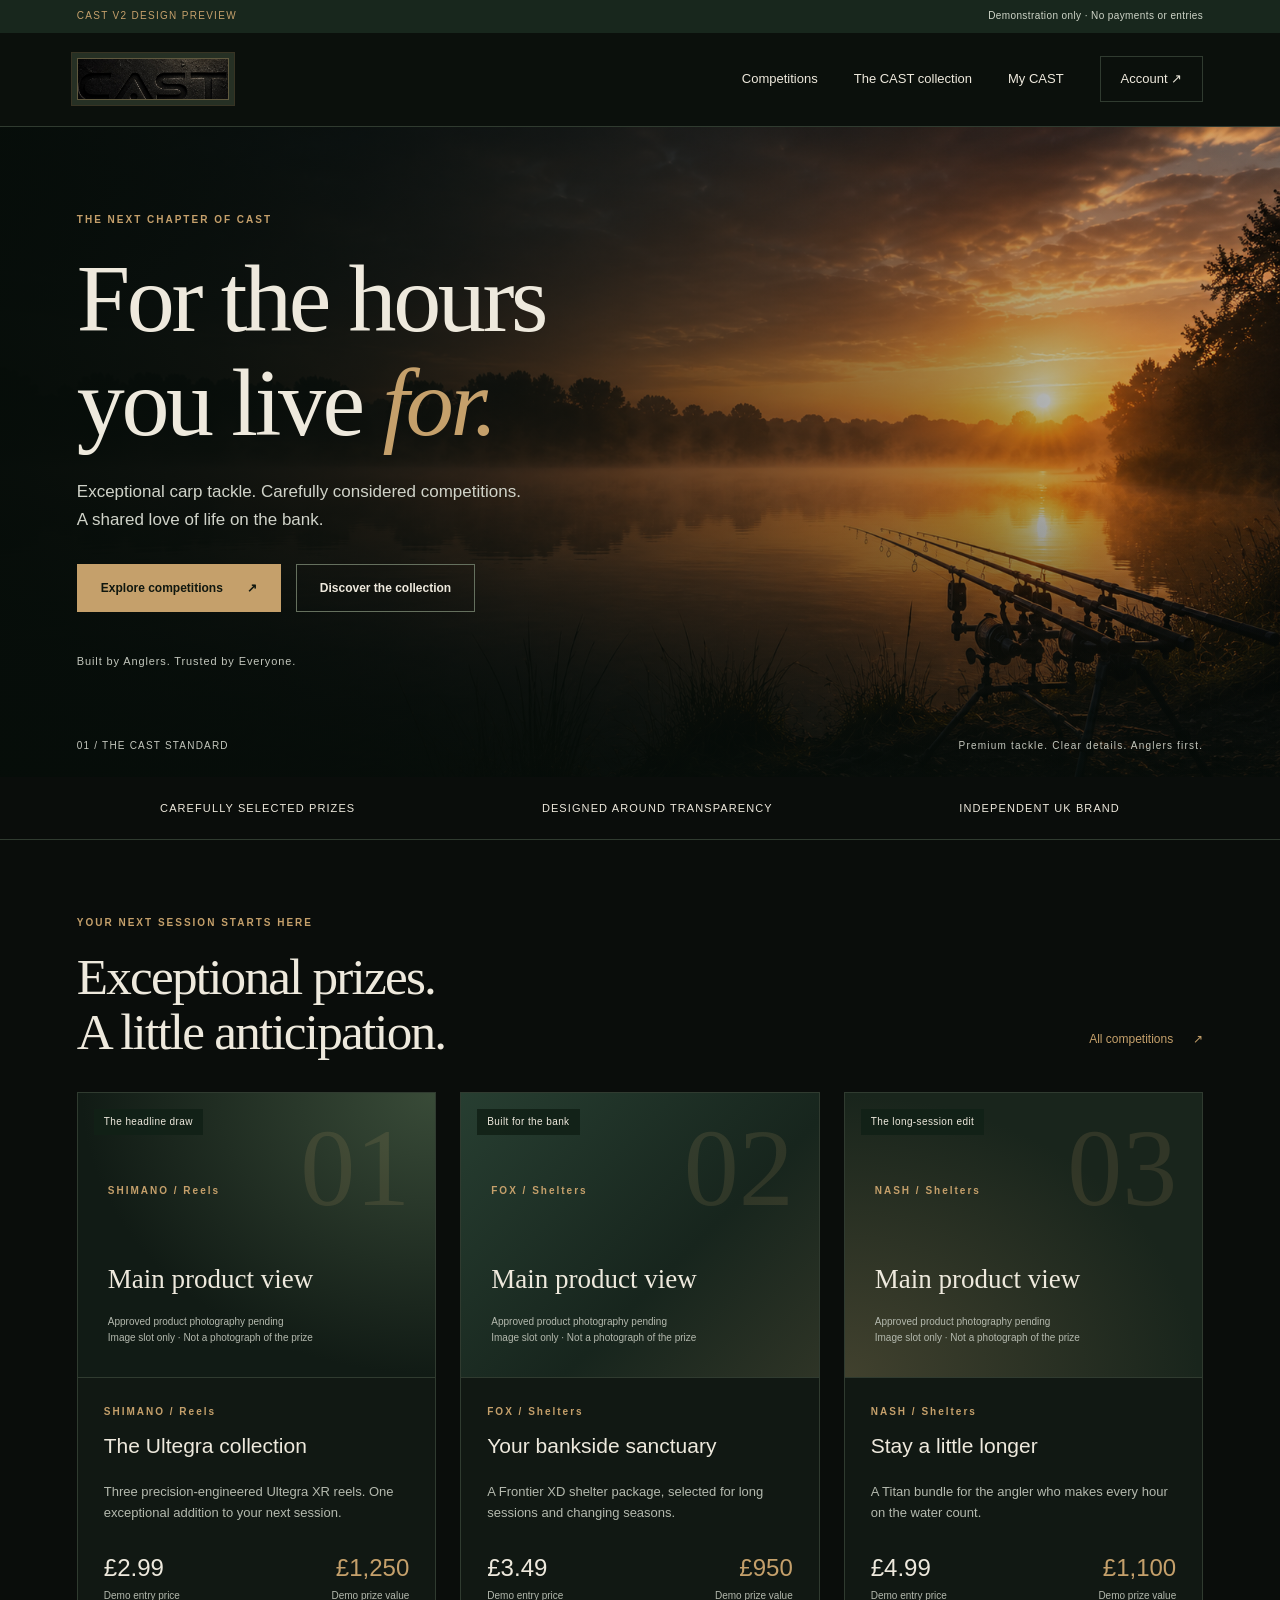
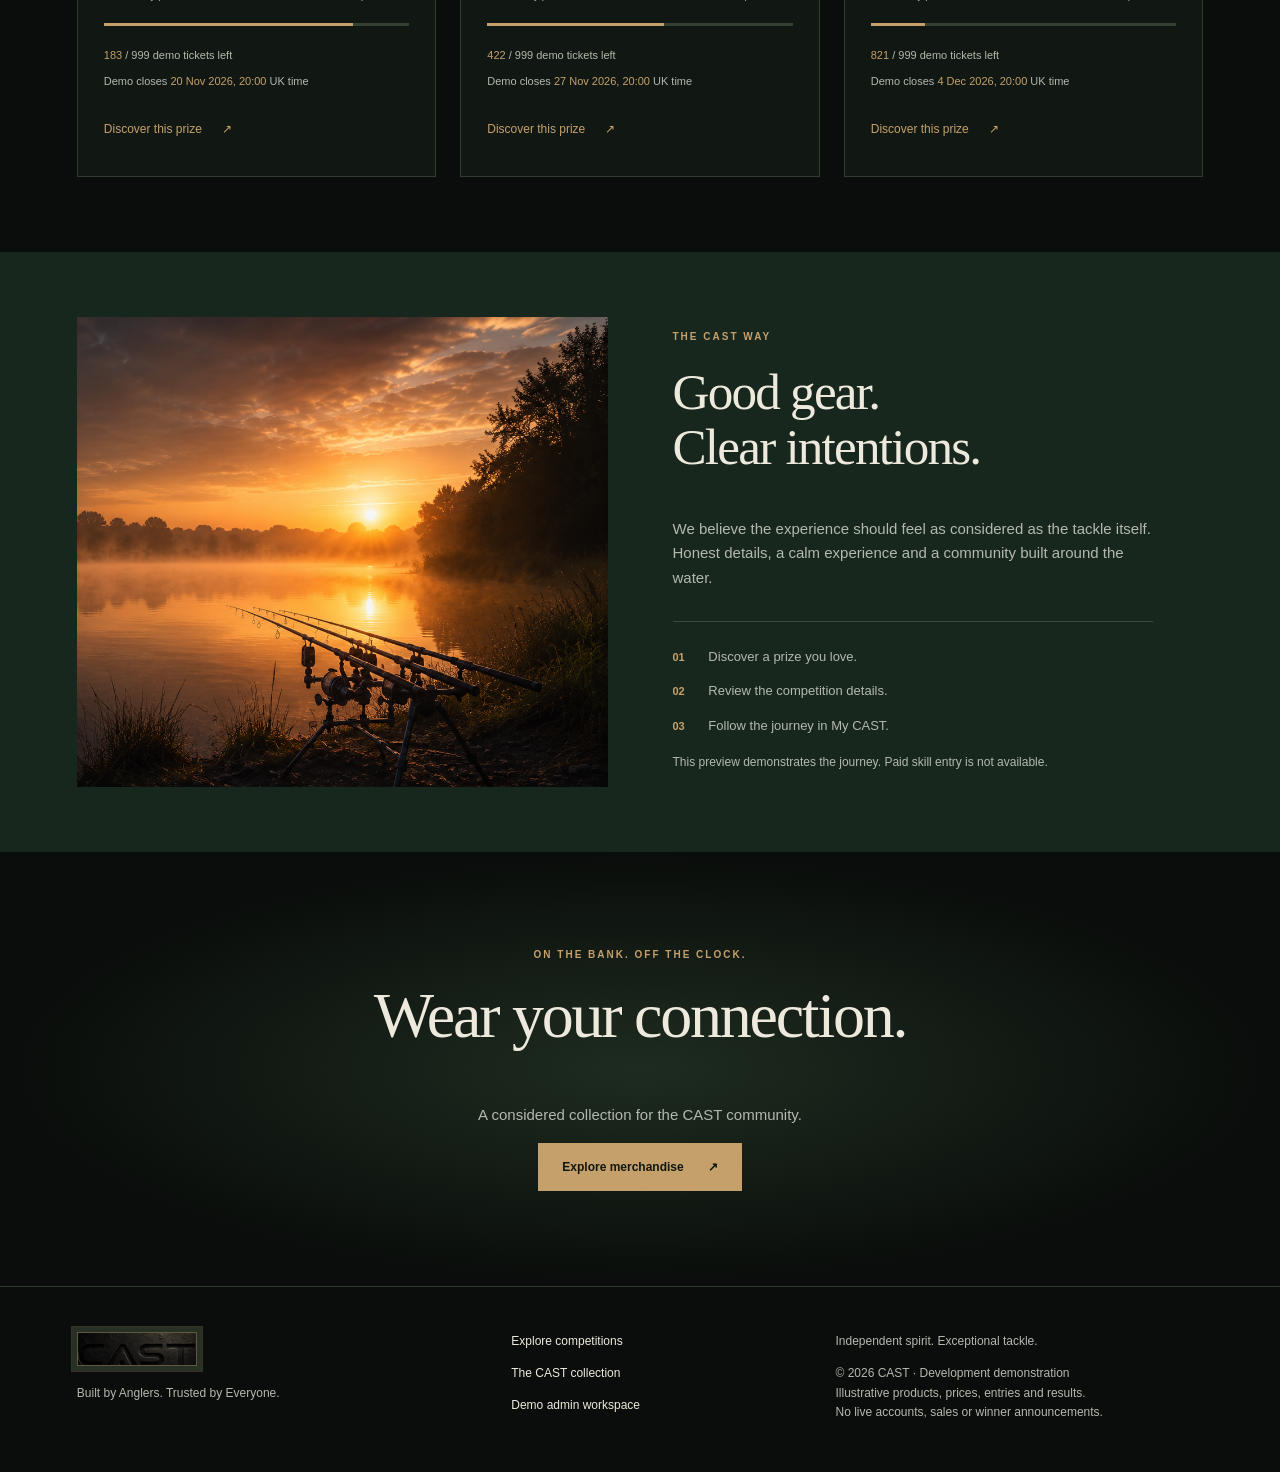
<file: cast-v2/index.html>
<!doctype html>
<html lang="en-GB">
<head>
<meta charset="utf-8"><meta name="viewport" content="width=device-width, initial-scale=1">
<meta name="description" content="Explore the CAST V2 design demonstration. Premium carp fishing competitions and merchandise. No purchases or entries are available.">
<title>CAST V2 · Design demonstration</title>
<link rel="stylesheet" href="styles.css"><script type="module" src="js/app.js"></script>
</head>
<body>
<div class="demo-bar">CAST V2 DESIGN PREVIEW <span>Demonstration only · No payments or entries</span></div>
<header class="header"><a class="brand" href="#/" aria-label="CAST home"><img src="../IMG_0316.png" alt="CAST"></a><button class="menu-toggle" aria-expanded="false" aria-controls="navigation">Menu <span>☰</span></button><nav id="navigation" aria-label="Main navigation"><a href="#/competitions">Competitions</a><a href="#/merchandise">The CAST collection</a><a href="#/dashboard">My CAST</a><a href="#/account" class="nav-account">Account ↗</a></nav></header>
<main id="app" tabindex="-1"></main>
<footer><div><img src="../IMG_0316.png" alt="CAST" class="footer-logo"><p>Built by Anglers. Trusted by Everyone.</p></div><div><a href="#/competitions">Explore competitions</a><a href="#/merchandise">The CAST collection</a><a href="#/admin">Demo admin workspace</a></div><div><p>Independent spirit. Exceptional tackle.</p><small>© 2026 CAST · Development demonstration<br>Illustrative products, prices, entries and results.<br>No live accounts, sales or winner announcements.</small></div></footer>
<noscript>This interactive design demonstration requires JavaScript. The existing CAST website remains available in the repository root.</noscript>
</body></html>
</file>
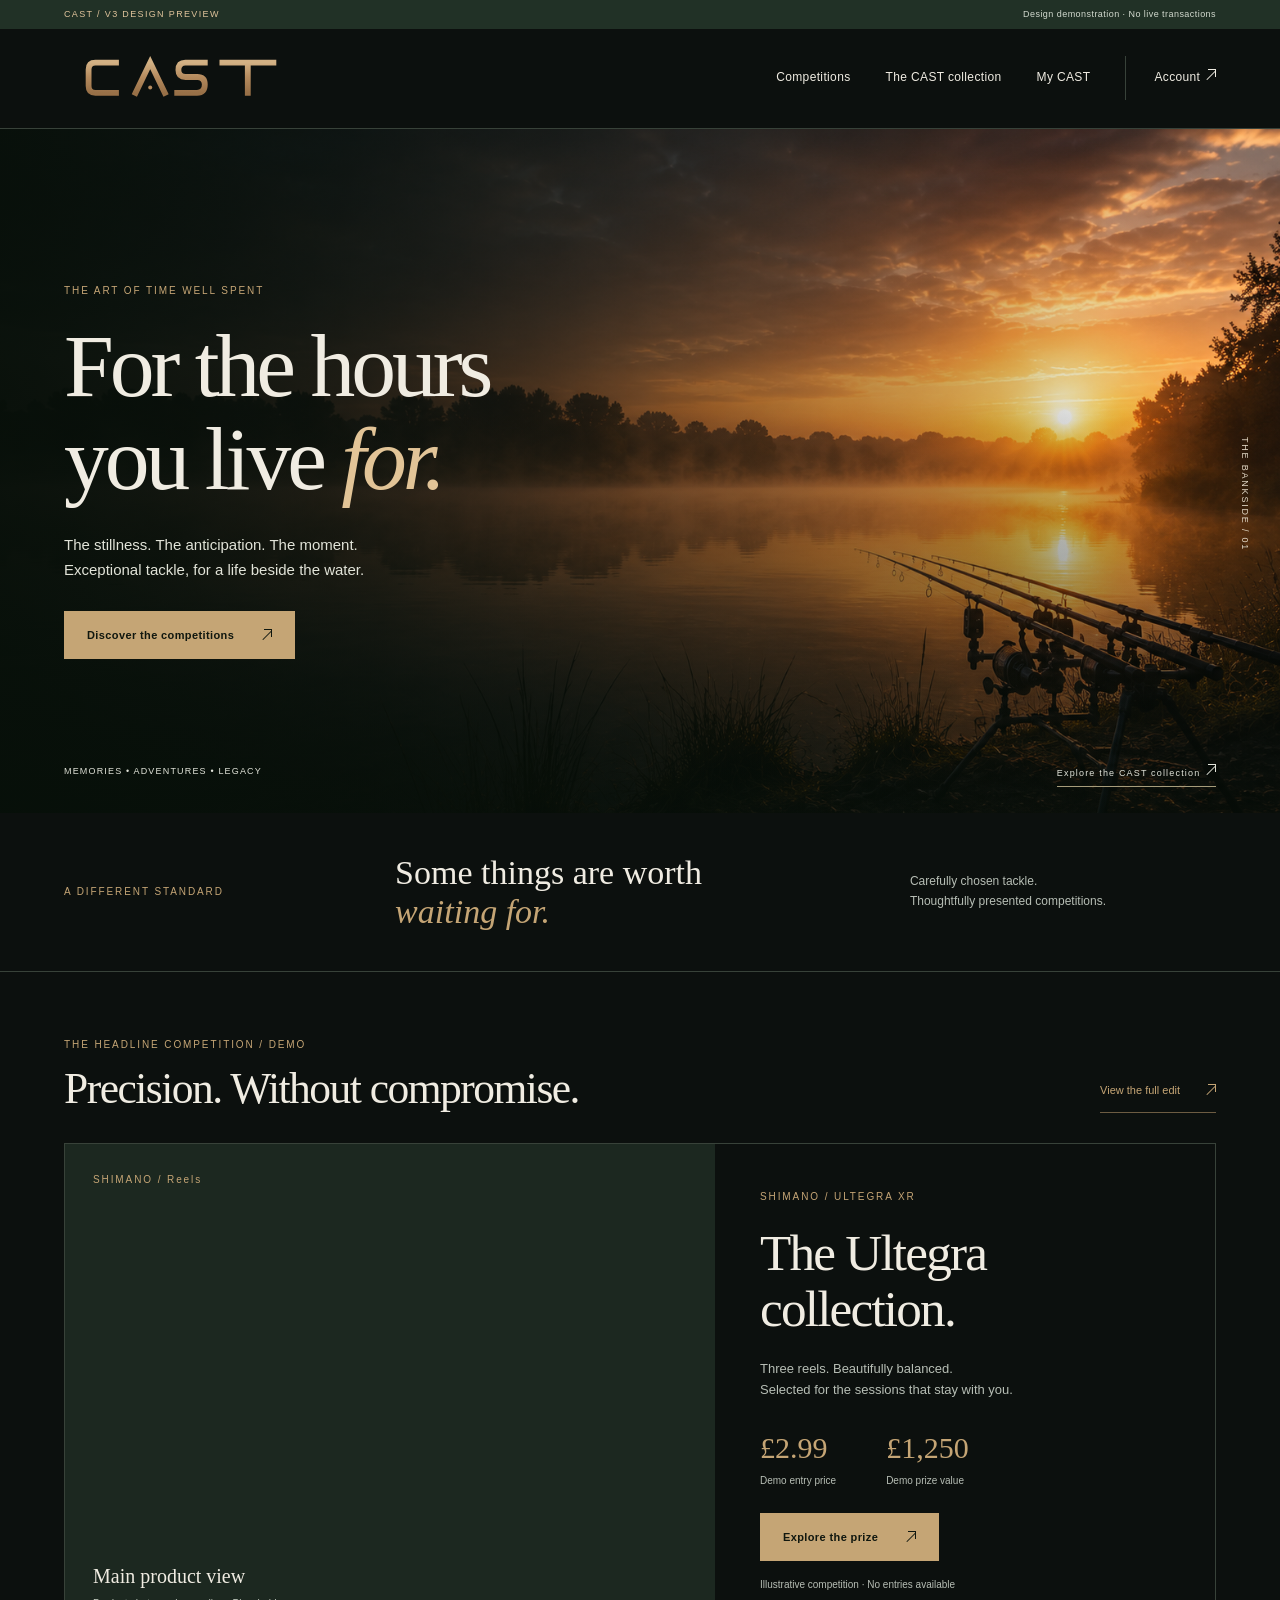
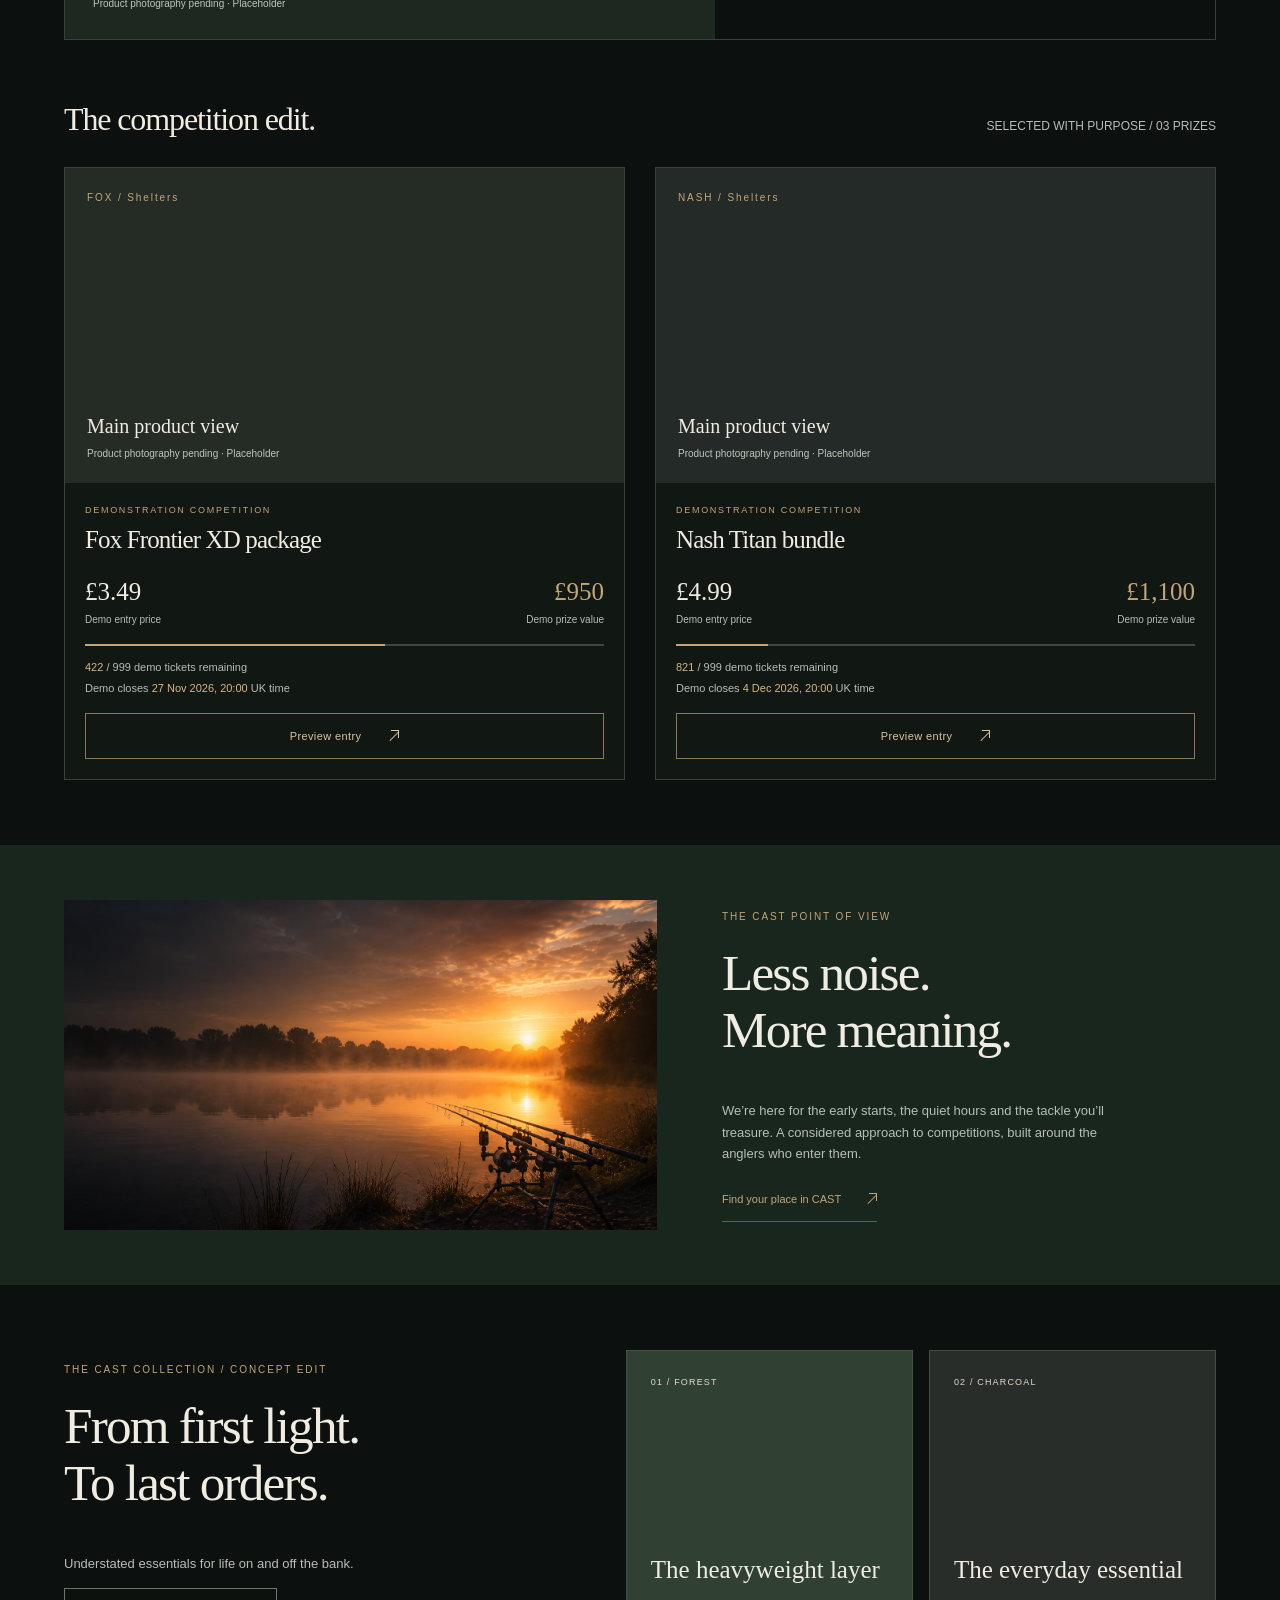
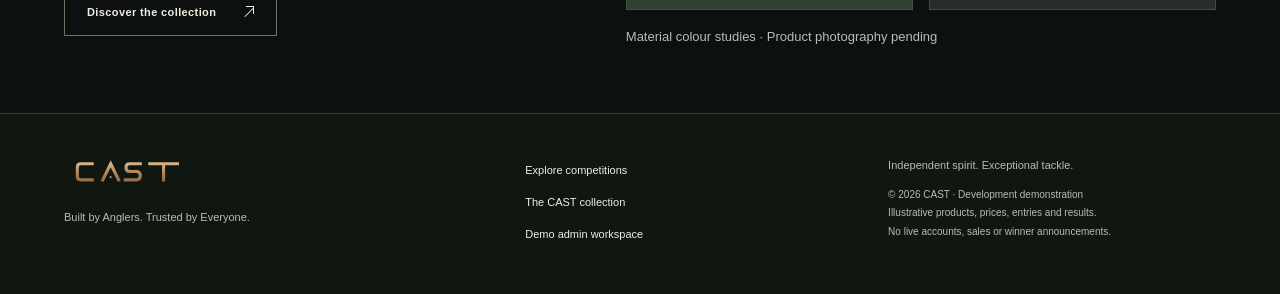
<file: cast-v3/index.html>
<!doctype html>
<html lang="en-GB">
<head>
<meta charset="utf-8"><meta name="viewport" content="width=device-width, initial-scale=1">
<meta name="description" content="Explore the CAST V3 design demonstration. Premium carp fishing competitions and merchandise. No purchases or entries are available.">
<title>CAST V3 · Design demonstration</title>
<link rel="stylesheet" href="styles.css"><script type="module" src="js/app.js"></script>
</head>
<body>
<a class="skip-link" href="#app">Skip to content</a>
<div class="demo-bar">CAST / V3 DESIGN PREVIEW <span>Design demonstration · No live transactions</span></div>
<header class="header"><a class="brand" href="#/" aria-label="CAST home"><img src="assets/CAST_Variant_B_Wordmark.svg" alt="CAST" width="1200" height="300"></a><button class="menu-toggle" aria-expanded="false" aria-controls="navigation">Menu <span class="menu-icon" aria-hidden="true"></span></button><nav id="navigation" aria-label="Main navigation"><a href="#/competitions">Competitions</a><a href="#/merchandise">The CAST collection</a><a href="#/dashboard">My CAST</a><a href="#/account" class="nav-account">Account <span class="direction-icon" aria-hidden="true"></span></a></nav></header>
<main id="app" tabindex="-1"></main>
<footer><div><img src="assets/CAST_Variant_B_Wordmark.svg" alt="CAST" width="1200" height="300" class="footer-logo"><p>Built by Anglers. Trusted by Everyone.</p></div><div><a href="#/competitions">Explore competitions</a><a href="#/merchandise">The CAST collection</a><a href="#/admin">Demo admin workspace</a></div><div><p>Independent spirit. Exceptional tackle.</p><small>© 2026 CAST · Development demonstration<br>Illustrative products, prices, entries and results.<br>No live accounts, sales or winner announcements.</small></div></footer>
<noscript>This interactive design demonstration requires JavaScript. The existing CAST website remains available in the repository root.</noscript>
</body></html>
</file>
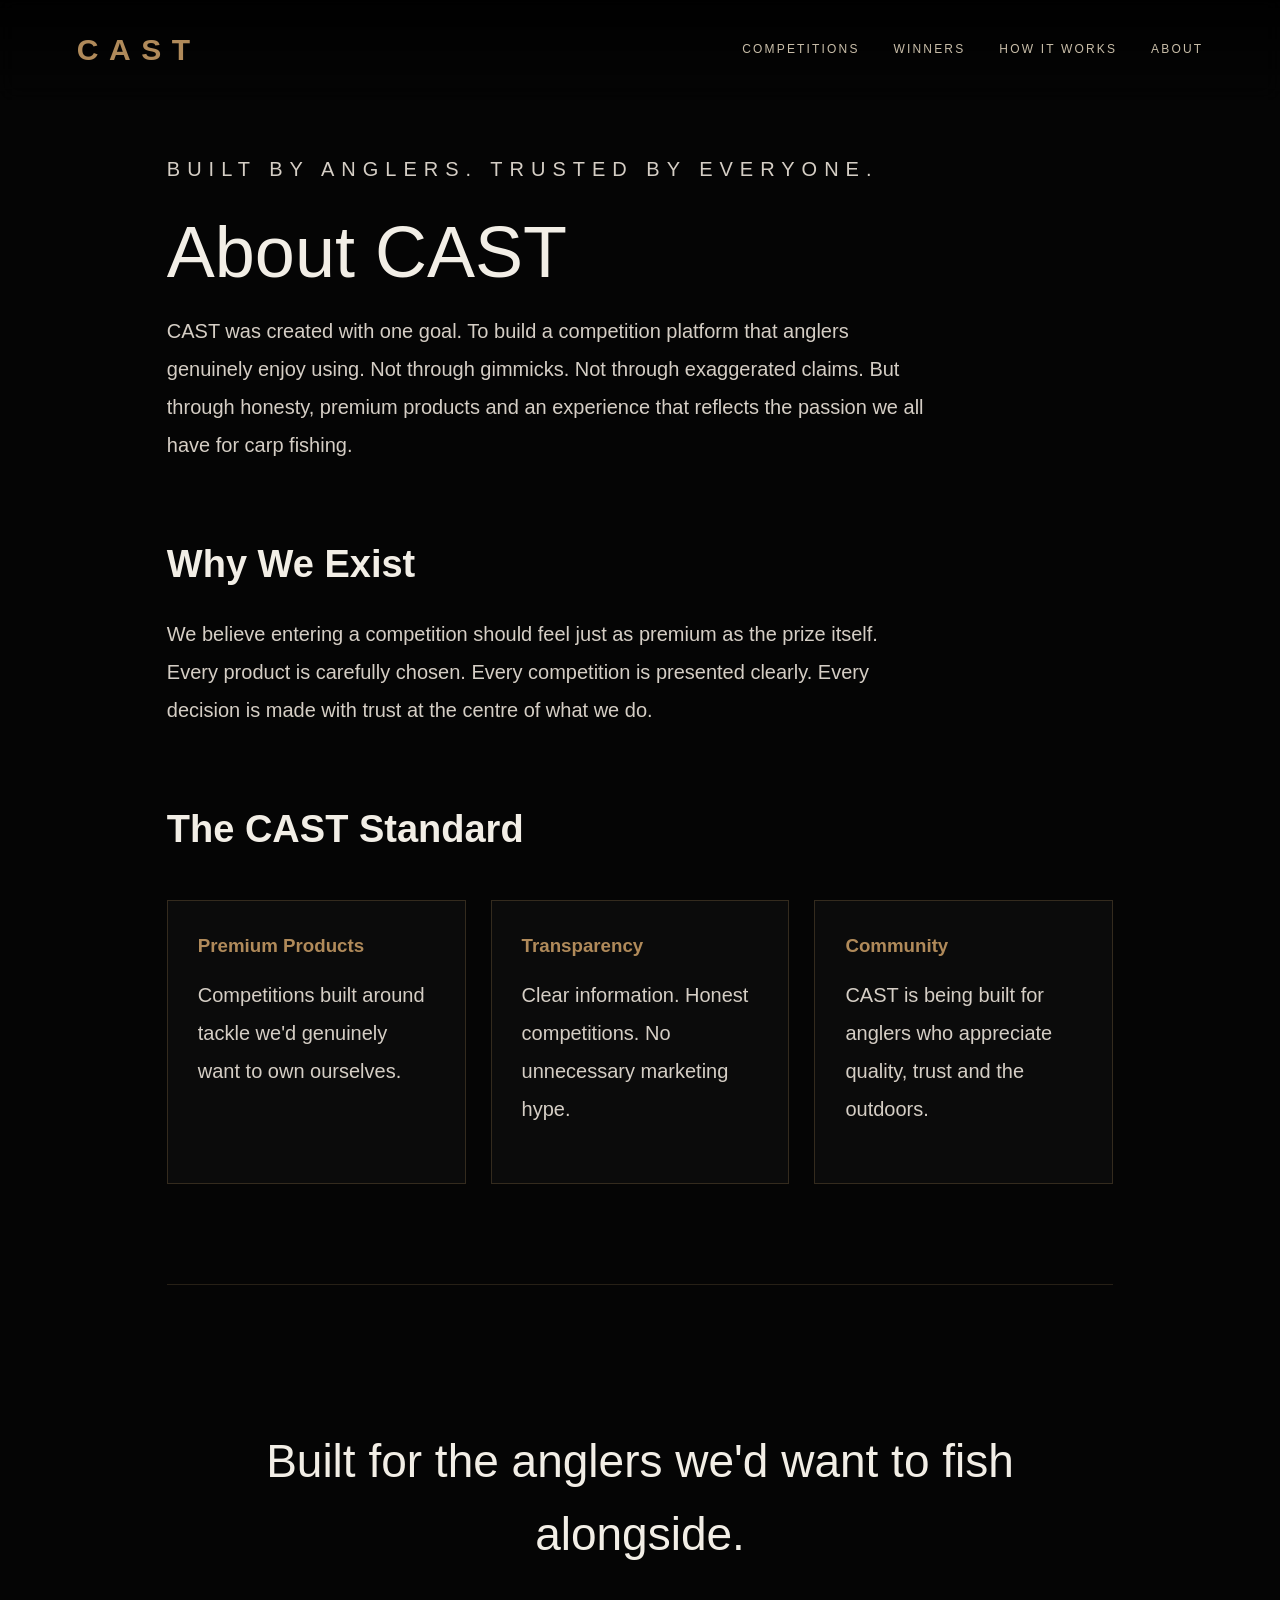
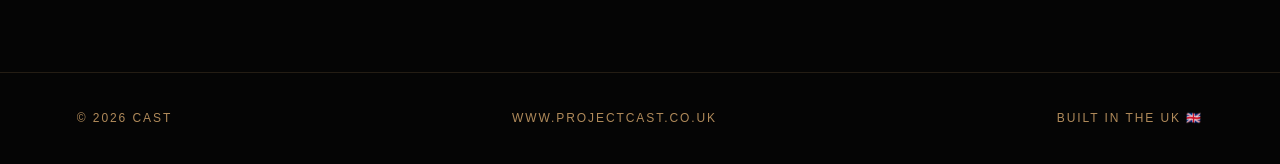
<file: About.html>
<!DOCTYPE html>
<html lang="en">

<head>

<meta charset="UTF-8">
<meta name="viewport" content="width=device-width, initial-scale=1.0">

<title>About CAST</title>

<link rel="stylesheet" href="styles.css">

<style>

.about{

max-width:1100px;
margin:150px auto 100px;
padding:0 6vw;

}

.about h1{

font-size:72px;
margin-bottom:20px;

}

.about h2{

font-size:38px;
margin:70px 0 20px;

}

.about p{

font-size:20px;
line-height:1.9;
color:#d5cec5;
margin-bottom:25px;

}

.values{

display:grid;
grid-template-columns:repeat(auto-fit,minmax(260px,1fr));
gap:25px;
margin-top:40px;

}

.value{

padding:30px;
background:#0b0b0b;
border:1px solid rgba(176,138,90,.25);

}

.value h3{

color:#b08a5a;
margin-bottom:15px;

}

.quote{

margin-top:100px;
padding-top:70px;
border-top:1px solid rgba(176,138,90,.2);
text-align:center;

}

.quote h2{

font-size:46px;
font-weight:300;

}

@media(max-width:800px){

.about h1{

font-size:48px;

}

.about h2{

font-size:32px;

}

.about p{

font-size:18px;

}

}

</style>

</head>

<body>

<header class="site-header">

<a href="index.html" class="logo">
CAST
</a>

<nav>

<a href="competitions.html">Competitions</a>
<a href="#">Winners</a>
<a href="how-it-works.html">How It Works</a>
<a href="about.html">About</a>

</nav>

</header>

<section class="about">

<p class="eyebrow">

Built by Anglers. Trusted by Everyone.

</p>

<h1>

About CAST

</h1>

<p>

CAST was created with one goal.

To build a competition platform that anglers genuinely enjoy using.

Not through gimmicks.

Not through exaggerated claims.

But through honesty, premium products and an experience that reflects the passion we all have for carp fishing.

</p>

<h2>

Why We Exist

</h2>

<p>

We believe entering a competition should feel just as premium as the prize itself.

Every product is carefully chosen.

Every competition is presented clearly.

Every decision is made with trust at the centre of what we do.

</p>

<h2>

The CAST Standard

</h2>

<div class="values">

<div class="value">

<h3>Premium Products</h3>

<p>

Competitions built around tackle we'd genuinely want to own ourselves.

</p>

</div>

<div class="value">

<h3>Transparency</h3>

<p>

Clear information.

Honest competitions.

No unnecessary marketing hype.

</p>

</div>

<div class="value">

<h3>Community</h3>

<p>

CAST is being built for anglers who appreciate quality, trust and the outdoors.

</p>

</div>

</div>

<div class="quote">

<h2>

Built for the anglers we'd want to fish alongside.

</h2>

</div>

</section>

<footer>

<p>© 2026 CAST</p>

<p>www.projectcast.co.uk</p>

<p>Built in the UK 🇬🇧</p>

</footer>

</body>

</html>
</file>
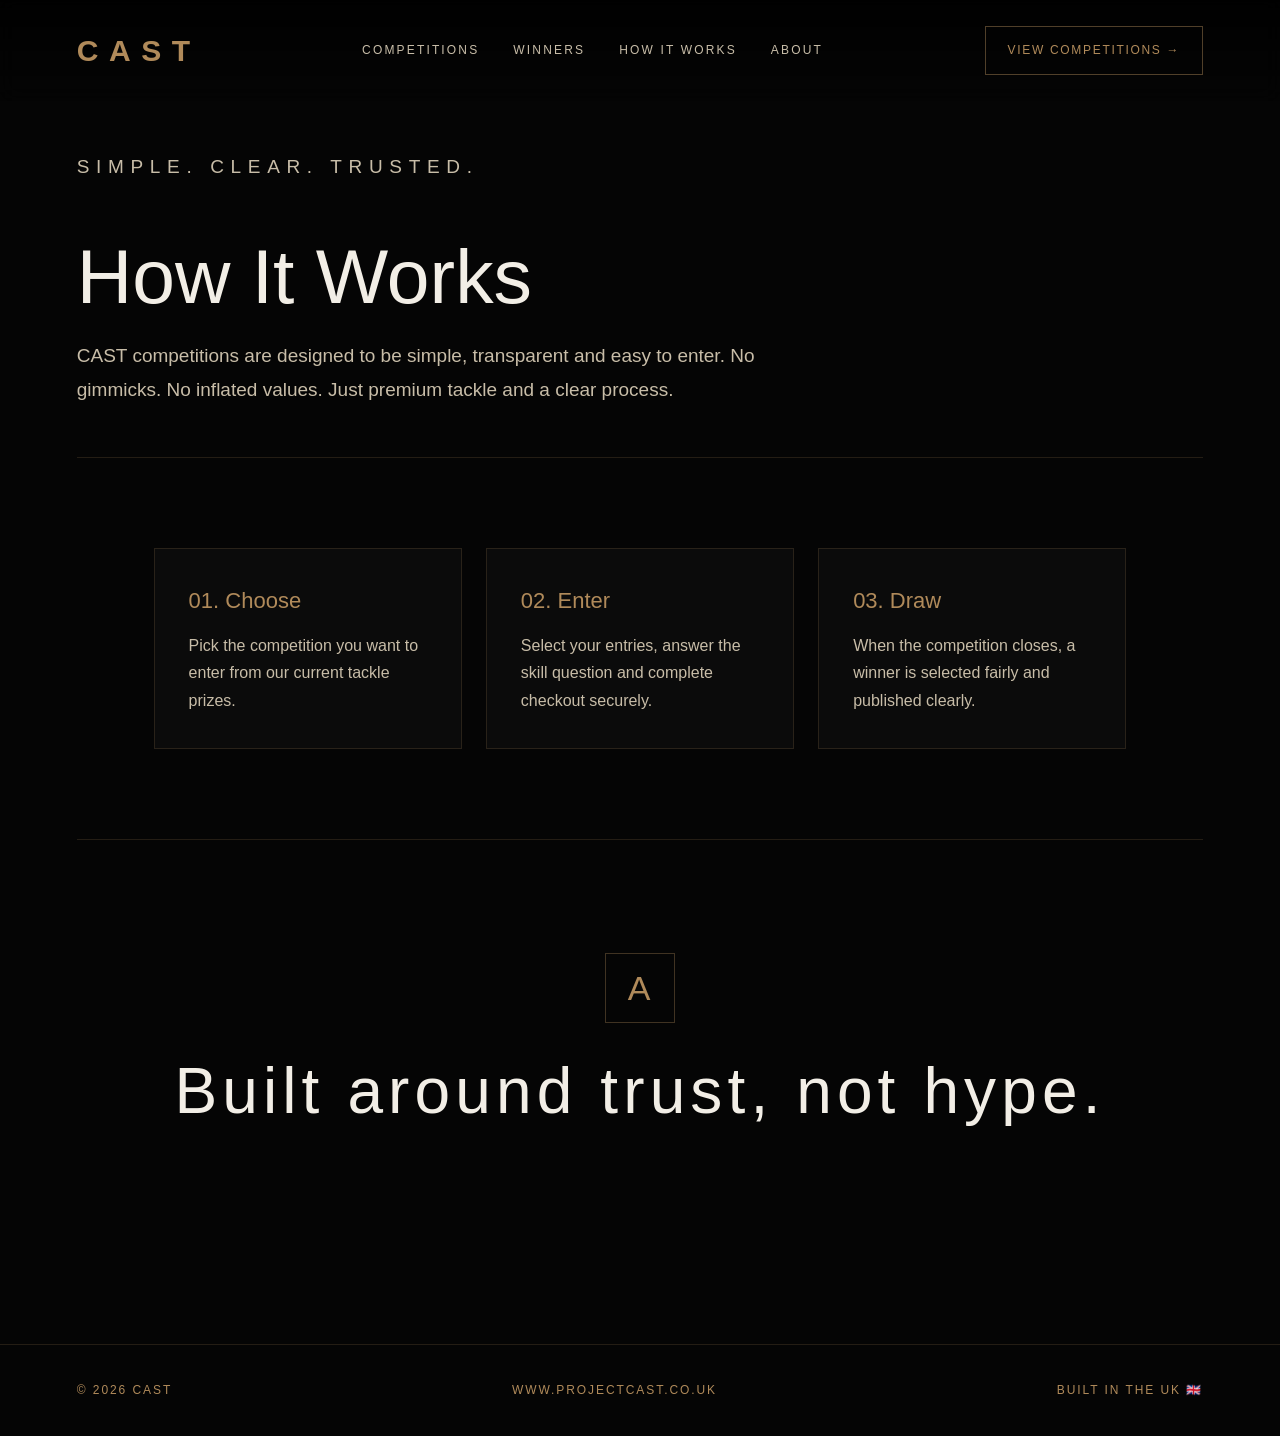
<file: how-it-works.html>
<!DOCTYPE html>
<html lang="en">
<head>
  <meta charset="UTF-8" />
  <meta name="viewport" content="width=device-width, initial-scale=1.0" />
  <title>CAST | How It Works</title>
  <link rel="stylesheet" href="styles.css" />
</head>

<body>

<header class="site-header">
  <a href="index.html" class="logo">C<span>A</span>ST</a>

  <nav>
    <a href="competitions.html">Competitions</a>
    <a href="#">Winners</a>
    <a href="how-it-works.html">How It Works</a>
    <a href="About.html">About</a>
  </nav>

  <a href="competitions.html" class="header-btn">View Competitions →</a>
</header>

<main class="page">

  <p class="eyebrow">Simple. Clear. Trusted.</p>

  <h1>How It Works</h1>

  <p>
    CAST competitions are designed to be simple, transparent and easy to enter.
    No gimmicks. No inflated values. Just premium tackle and a clear process.
  </p>

  <section class="feature-strip">
    <div>
      <h3>01. Choose</h3>
      <p>Pick the competition you want to enter from our current tackle prizes.</p>
    </div>

    <div>
      <h3>02. Enter</h3>
      <p>Select your entries, answer the skill question and complete checkout securely.</p>
    </div>

    <div>
      <h3>03. Draw</h3>
      <p>When the competition closes, a winner is selected fairly and published clearly.</p>
    </div>
  </section>

  <section class="quiet-panel">
    <div class="cast-mark">A</div>
    <p>Built around trust, not hype.</p>
  </section>

</main>

<footer>
  <p>© 2026 CAST</p>
  <p>www.projectcast.co.uk</p>
  <p>Built in the UK 🇬🇧</p>
</footer>

</body>
</html>
</file>
<file: cast-v2/styles.css>
:root{--bg:#0a0d0b;--panel:#111813;--green:#18271d;--bronze:#c5a06b;--cream:#eee9dd;--muted:#b4b9ae;--line:#303b30}*{box-sizing:border-box}body{margin:0;background:var(--bg);color:var(--cream);font-family:Arial,Helvetica,sans-serif;font-size:15px;line-height:1.65}a{color:inherit;text-decoration:none}button,input,select{font:inherit}button,a,input,select,summary{touch-action:manipulation}button{cursor:pointer}button:disabled{cursor:not-allowed;opacity:.6}img{display:block;max-width:100%}h1,h2,h3,p{margin-top:0}h1,h2{font-family:Georgia,'Times New Roman',serif;font-weight:400;line-height:1.08;letter-spacing:-.035em}h1{font-size:clamp(44px,6.4vw,90px);margin-bottom:25px}h2{font-size:clamp(32px,4vw,52px)}h3{font-size:21px;font-weight:400;line-height:1.3}p{color:var(--muted)}small,.small{font-size:12px;color:var(--muted)}:focus-visible{outline:2px solid var(--bronze);outline-offset:5px}#app:focus{outline:none}.demo-bar{background:var(--green);padding:8px 6%;font-size:10px;letter-spacing:.13em;color:var(--bronze);display:flex;justify-content:space-between;gap:10px}.demo-bar span{color:#d0d6c9;letter-spacing:.04em}.header{height:94px;padding:0 6%;display:flex;align-items:center;justify-content:space-between;border-bottom:1px solid var(--line);background:#0b100c}.brand{width:152px}.brand img{width:100%;height:auto}.header nav{display:flex;align-items:center;gap:36px;font-size:13px}.header nav a:hover,.header nav a[aria-current]{color:var(--bronze)}.nav-account{border:1px solid var(--line);padding:11px 20px}.menu-toggle{display:none;background:none;border:1px solid var(--line);color:var(--cream);padding:9px 14px}.eyebrow{font-size:10px;letter-spacing:.2em;color:var(--bronze);font-weight:600;margin-bottom:18px}.hero{position:relative;min-height:650px;background:url('../5E4FFD0F-38D3-4870-AB2B-571593DF09A9.png') center/cover;display:flex;align-items:center;padding:80px 6% 100px}.hero-shade{position:absolute;inset:0;background:linear-gradient(90deg,rgba(6,13,9,.94),rgba(6,13,9,.52) 55%,rgba(6,13,9,.14)),linear-gradient(0deg,rgba(6,13,9,.7),transparent 45%)}.hero-content{position:relative;max-width:740px}.hero h1{font-size:clamp(55px,7.5vw,105px);margin-bottom:24px}.hero h1 em{color:var(--bronze);font-weight:400}.hero-content>p:not(.eyebrow){font-size:17px;color:#d0d3c9}.actions{display:flex;gap:15px;flex-wrap:wrap;margin:30px 0}.button{display:inline-flex;align-items:center;justify-content:center;gap:24px;background:var(--bronze);color:#10170f;border:1px solid var(--bronze);padding:14px 23px;font-size:12px;font-weight:600;min-height:48px;line-height:1.4}.button:hover:not(:disabled){background:#d7b887}.button.ghost,.button.outline{background:transparent;color:var(--cream);border-color:#65705e}.button.ghost:hover,.button.outline:hover:not(:disabled){background:var(--green)}.full{width:100%}.hero-note{display:block;font-size:11px;letter-spacing:.08em;margin-top:40px;color:#c2c6bc}.hero-bottom{position:absolute;bottom:22px;left:6%;right:6%;display:flex;justify-content:space-between;font-size:10px;letter-spacing:.12em;color:#c4c7bd}.values-strip{display:flex;justify-content:space-around;gap:20px;padding:22px 6%;border-bottom:1px solid var(--line);font-size:11px;text-transform:uppercase;letter-spacing:.1em}.section{padding:75px 6%;max-width:1600px;margin:auto}.section-heading{display:flex;justify-content:space-between;align-items:end;gap:20px;margin-bottom:32px}.section-heading h2{margin-bottom:0}.text-link{color:var(--bronze);font-size:12px;display:inline-flex;gap:20px;align-items:center;padding:10px 0}.cards{display:grid;grid-template-columns:repeat(3,minmax(0,1fr));gap:24px}.competition-card,.product-card{border:1px solid var(--line);background:var(--panel)}.card-image{display:block;height:250px;position:relative;overflow:hidden}.card-image img{width:100%;height:100%;object-fit:cover;transition:transform .4s}.card-image.frontier img{object-position:80% center;filter:brightness(.7)}.card-image.titan img{object-position:20% center;filter:brightness(.8) saturate(.7)}.card-image:hover img{transform:scale(1.035)}.image-tag{position:absolute;top:16px;left:16px;background:#112117e6;padding:5px 10px;font-size:10px;letter-spacing:.04em}.image-caption{position:absolute;bottom:0;left:0;right:0;padding:6px 12px;font-size:9px;background:#09110bcc;color:#d5d8ce}.card-body{padding:26px}.card-body>.eyebrow{margin-bottom:12px}.card-body>p:not(.eyebrow){font-size:13px}.card-meta{display:flex;justify-content:space-between;gap:10px;margin-top:25px}.card-meta strong{font-size:24px;color:var(--cream);font-weight:400}.card-meta small{display:block;font-size:10px}.card-meta>span{text-align:right;font-size:13px;padding-top:7px}progress{display:block;appearance:none;border:none;width:100%;height:3px;margin:18px 0;background:#334132;color:var(--bronze)}progress::-webkit-progress-bar{background:#334132}progress::-webkit-progress-value{background:var(--bronze)}progress::-moz-progress-bar{background:var(--bronze)}.editorial{display:grid;grid-template-columns:1fr 1fr;background:var(--green);gap:65px;align-items:center;padding:65px 6%}.editorial-image img{height:470px;width:100%;object-fit:cover;object-position:right}.editorial>div:last-child{max-width:480px}.steps{border-top:1px solid #3a493b;padding-top:24px;margin-top:30px}.steps p{font-size:13px;margin-bottom:13px}.steps b{color:var(--bronze);font-size:11px;margin-right:20px}.collection-banner{text-align:center;padding:95px 6%;background:radial-gradient(ellipse at center,#1e2c20,#0a0d0b 70%)}.collection-banner h2{font-size:clamp(40px,5vw,70px)}footer{border-top:1px solid var(--line);padding:45px 6%;display:grid;grid-template-columns:1.1fr .8fr 1fr;gap:30px;font-size:12px}.footer-logo{width:120px;margin-bottom:18px}footer a{display:block;margin-bottom:12px;color:var(--cream)}.page-heading{padding:70px 6% 35px;background:linear-gradient(110deg,#18271d,#0a0d0b)}.page-heading>p:last-child{max-width:650px}.notice{display:flex;align-items:center;gap:16px;border:1px solid #46503b;background:#1a2117;padding:16px 20px;margin-bottom:35px}.notice>span{color:var(--bronze);font-size:24px}.notice p{font-size:12px;margin:0;color:#cfd5c7}.notice strong{color:var(--cream)}.catalogue{padding-top:35px}.filters{display:flex;align-items:center;gap:10px;margin-bottom:30px;flex-wrap:wrap}.filter,.tabs button{background:transparent;color:var(--muted);border:1px solid var(--line);padding:10px 18px;min-height:44px}.filter.active,.tabs button.active{background:var(--green);border-color:var(--bronze);color:var(--cream)}.filters>span{margin-left:auto;font-size:12px;color:var(--muted)}.detail{padding-top:35px}.detail-grid{display:grid;grid-template-columns:1.1fr 1fr;gap:60px;margin:25px 0 55px;align-items:start}.detail-photo{position:relative}.detail-photo img{height:600px;width:100%;object-fit:cover;object-position:70% center}.detail-photo>span{display:block;background:var(--green);padding:12px;font-size:11px;color:var(--muted)}.detail-info h1{font-size:clamp(40px,4.5vw,65px)}.detail-stats{display:flex;gap:45px;margin:28px 0}.detail-stats strong,.stat-grid strong{display:block;font-family:Georgia,serif;font-size:35px;font-weight:400}.detail-stats small{display:block}.countdown{padding:16px 20px;background:var(--panel);border:1px solid var(--line)}.countdown strong{display:block;font-size:24px;font-weight:400;letter-spacing:.06em;margin-top:5px}.availability{font-size:12px}.quantity{display:flex;align-items:center;gap:10px;margin:12px 0}.quantity button{height:44px;width:44px;border:1px solid var(--line);background:var(--panel);color:var(--cream);font-size:22px}.quantity input{width:55px;text-align:center;margin:0;padding:8px}.quantity>strong{margin-left:auto;font-weight:400;color:var(--bronze);font-size:24px}.detail-bottom{display:grid;grid-template-columns:1fr 1fr;gap:60px}.detail-bottom h2{font-size:34px}.accordion details{border-bottom:1px solid var(--line);padding:16px 0}.accordion summary{cursor:pointer;color:var(--cream)}.accordion p{font-size:13px;margin:15px 0 0}.panel{background:var(--panel);border:1px solid var(--line);padding:26px}.account-layout{display:grid;grid-template-columns:1fr 1fr;gap:50px;padding-top:35px}.account-layout>.notice{grid-column:1/-1;margin-bottom:0}.account-panel{max-width:500px;width:100%}.tabs{display:flex;gap:10px;margin-bottom:25px}label{display:block;font-size:12px;color:var(--muted)}input,select{display:block;width:100%;border:1px solid #53604e;background:#0e140f;color:var(--cream);padding:12px;margin:7px 0 20px;min-width:0}input:disabled{opacity:.6}.account-panel .button{margin-bottom:15px}.account-panel>.small{margin:0}.checkbox{display:flex;gap:10px;align-items:center;margin:18px 0}.checkbox input{width:18px;height:18px;margin:0;flex-shrink:0}.account-copy{padding:25px 0;max-width:450px}.feature-list{list-style:none;padding:0;color:var(--muted)}.feature-list li{padding:14px 0;border-bottom:1px solid var(--line);font-size:13px}.stat-grid{display:grid;grid-template-columns:repeat(3,minmax(0,1fr));gap:20px;margin-bottom:40px}.stat-grid strong{margin-top:12px;color:var(--bronze);font-size:44px}.dashboard-grid{display:grid;grid-template-columns:1.6fr 1fr;gap:30px;align-items:start}.dashboard-grid h2{font-size:32px}.entry{margin-bottom:20px}.entry h3{margin:20px 0 10px}.badge{font-size:10px;color:#d9bf95;background:#293325;padding:6px 10px;display:inline-block}.tickets{display:flex;gap:10px;flex-wrap:wrap}.tickets span{border:1px solid #45513f;padding:7px 10px;font-size:12px;color:var(--cream)}.admin-toolbar{display:flex;align-items:center;justify-content:space-between;gap:20px;margin-bottom:20px}.admin-toolbar h2{font-size:32px;margin:0}.table-wrap{overflow:auto;padding:0}table{border-collapse:collapse;width:100%;min-width:620px;text-align:left;font-size:13px}caption{text-align:left;color:var(--muted);padding:18px 22px;font-size:12px}th,td{padding:18px 22px;border-bottom:1px solid var(--line)}th{font-size:10px;text-transform:uppercase;letter-spacing:.1em;color:var(--muted)}td small{display:block}td a{color:var(--bronze)}.admin-panels{display:grid;grid-template-columns:1fr 1fr;gap:25px;margin-top:30px}.product-art{height:290px;background:radial-gradient(ellipse,#344634,#152019);padding:20px;display:flex;flex-direction:column;justify-content:space-between;align-items:center}.product-art.tee{background:radial-gradient(ellipse,#383c35,#151815)}.product-art.cap{background:radial-gradient(ellipse,#534733,#1f2118)}.product-art>.eyebrow{align-self:start}.product-art>span:last-child{font-size:9px;color:#d1d4c8}.product-object{font-size:100px;line-height:1;color:#c5a06b55}.merchandise .card-body small{margin-left:8px}.collection-note{max-width:640px;margin:65px auto 0;text-align:center}.collection-note h2{font-size:36px}@media(min-width:1600px){.hero{padding-left:max(6%,calc((100vw - 1400px)/2))}}@media(max-width:1000px){.header nav{gap:20px}.cards{gap:15px}.card-body{padding:20px}.card-image{height:210px}.editorial{gap:35px}.detail-grid{gap:30px}.detail-photo img{height:550px}}@media(max-width:760px){.demo-bar{padding:8px 5%;flex-direction:column;gap:1px;font-size:9px}.header{height:78px;padding:0 5%;position:relative;z-index:10}.brand{width:125px}.menu-toggle{display:block}.header nav{display:none;position:absolute;top:78px;left:0;right:0;background:#111b13;padding:20px 5%;border-bottom:1px solid var(--line);align-items:stretch}.header nav.open{display:flex;flex-direction:column;gap:0}.header nav a{padding:13px 10px}.hero{min-height:660px;padding:70px 5% 110px;background-position:65% center}.hero-shade{background:linear-gradient(90deg,#061009e8,#06100970),linear-gradient(0deg,#061009bd,transparent)}.hero h1{font-size:clamp(52px,10vw,76px)}.hero-content>p:not(.eyebrow){font-size:15px}.hero-bottom{left:5%;right:5%;flex-direction:column;gap:8px;font-size:9px}.values-strip{font-size:9px;flex-wrap:wrap;gap:12px;padding:20px 5%}.section{padding:50px 5%}.section-heading{align-items:start;flex-direction:column;gap:12px}.cards{grid-template-columns:1fr}.card-image{height:270px}.card-body{padding:25px}.editorial{grid-template-columns:1fr;padding:45px 5%;gap:30px}.editorial-image img{height:300px}.collection-banner{padding:65px 5%}footer{grid-template-columns:1fr;padding:35px 5%;gap:22px}.page-heading{padding:50px 5% 20px}.page-heading h1{font-size:48px}.notice{padding:14px;align-items:start}.filters>span{width:100%;margin:6px 0 0}.detail-grid,.detail-bottom,.account-layout,.dashboard-grid,.admin-panels{grid-template-columns:1fr;gap:28px}.detail-photo img{height:330px}.detail-grid{margin-bottom:30px}.detail-info h1{font-size:46px}.account-layout>.notice{grid-column:auto}.account-panel{max-width:none}.stat-grid{gap:10px}.stat-grid .panel{padding:15px 12px}.stat-grid small{font-size:10px}.stat-grid strong{font-size:32px}.admin-toolbar{align-items:start;flex-direction:column}.dashboard-grid aside{margin-top:5px}.product-art{height:280px}}@media(min-width:761px) and (max-width:1050px){.cards{grid-template-columns:repeat(2,minmax(0,1fr))}.cards>article:last-child{grid-column:1/-1;max-width:650px}.hero{min-height:620px}}@media(prefers-reduced-motion:reduce){*{scroll-behavior:auto!important;transition:none!important}}
/* Phase 2: competition and founder workspaces */
.brand,.footer-logo{border:1px solid #b5956566;box-shadow:0 0 0 5px #263024,0 0 0 6px #b5956544;background:#263024}.prize-link{position:relative;display:block}.prize-placeholder{min-height:285px;padding:30px;display:flex;flex-direction:column;justify-content:end;position:relative;overflow:hidden;background:radial-gradient(ellipse at top right,#394b38,#111b15 70%);border-bottom:1px solid var(--line)}.prize-placeholder.frontier{background:linear-gradient(135deg,#273e31,#17251d 60%,#2e3426)}.prize-placeholder.titan{background:radial-gradient(ellipse at bottom left,#41412e,#19251c 70%)}.prize-placeholder .eyebrow{margin-top:25px}.prize-number{position:absolute;right:25px;top:20px;font-family:Georgia,serif;font-size:110px;color:#c5a06b24;line-height:1}.prize-placeholder strong{font-family:Georgia,serif;font-size:27px;font-weight:400;margin:40px 0 12px}.prize-placeholder small{font-size:10px}.prize-link:hover{box-shadow:inset 0 0 0 1px var(--bronze)}.card-meta>div:last-child{text-align:right}.card-meta>div:last-child strong{color:var(--bronze)}.card-facts{display:grid;gap:8px;font-size:11px;color:var(--muted);margin:20px 0}.card-facts b{color:var(--bronze);font-weight:400}.catalogue-tools{display:grid;grid-template-columns:2fr 1fr;gap:20px}.detail-photo .prize-placeholder{min-height:490px}.detail-photo .prize-placeholder strong{font-size:40px}.gallery-tabs,.quick-quantities{display:flex;gap:8px;margin:14px 0;flex-wrap:wrap}.gallery-tabs button,.quick-quantities button{background:var(--panel);border:1px solid #53604e;color:var(--cream);padding:10px 14px;min-height:44px;font-size:12px}.gallery-tabs button[aria-pressed=true]{border-color:var(--bronze);color:var(--bronze)}.skill-question,.upload-preview{border:1px solid var(--line);padding:20px;margin:24px 0}.skill-question legend,.upload-preview legend{color:var(--bronze);font-size:12px}.skill-question label{display:flex;align-items:center;gap:10px;min-height:44px;color:var(--cream)}.skill-question input{width:18px;height:18px;margin:0}.skill-question p{font-size:12px}.specs{font-size:13px}.specs>div{display:grid;grid-template-columns:110px 1fr;gap:12px;border-bottom:1px solid var(--line);padding:15px 0}.specs dt{color:var(--bronze)}.specs dd{margin:0;color:var(--muted)}.workspace-nav{display:flex;gap:10px;flex-wrap:wrap;margin-bottom:32px;border-bottom:1px solid var(--line);padding-bottom:16px}.workspace-nav a{padding:12px 20px;background:var(--panel);border:1px solid var(--line);font-size:13px}.workspace-nav a[aria-current]{border-color:var(--bronze);color:var(--bronze)}.workspace-content h2{font-size:34px}.workspace-content .demo-form{max-width:950px}.form-grid{display:grid;grid-template-columns:1fr 1fr;gap:10px 25px}textarea{font:inherit;display:block;width:100%;max-width:100%;border:1px solid #53604e;background:#0e140f;color:var(--cream);padding:12px;margin:7px 0 20px;resize:vertical}.founder-bar{display:flex;justify-content:space-between;gap:20px;padding:18px 0 30px;font-size:11px;color:var(--muted)}.inline-button{background:none;border:0;color:var(--bronze);padding:10px 0;min-height:44px}.receipt{margin-top:25px}.demo-form .button{margin:8px 8px 8px 0}.upload-preview p{font-size:12px}.upload-preview input{max-width:100%}@media(max-width:760px){.catalogue-tools,.form-grid{grid-template-columns:1fr}.detail-photo .prize-placeholder{min-height:330px}.founder-bar{flex-direction:column;gap:5px}.workspace-nav a{padding:10px 13px}.prize-placeholder{min-height:260px}}@media(prefers-reduced-motion:no-preference){.competition-card{transition:border-color .25s,transform .25s}.competition-card:hover{border-color:#88704e;transform:translateY(-3px)}}
</file>
<file: cast-v3/styles.css>
/* CAST V3 — an editorial system. No external fonts or runtime dependencies. */
:root{--bg:#0c100e;--panel:#141b16;--green:#1c2d22;--bronze:#c5a575;--cream:#f0ece2;--muted:#b7beb5;--line:#384239;--serif:Georgia,'Times New Roman',serif;--gutter:clamp(20px,5vw,84px)}
*{box-sizing:border-box}body{margin:0;background:var(--bg);color:var(--cream);font:14px/1.65 Arial,Helvetica,sans-serif}a{color:inherit;text-decoration:none}button,input,select,textarea{font:inherit}a,button,summary{touch-action:manipulation}button{cursor:pointer}button:disabled{cursor:not-allowed;opacity:.65}img{display:block;max-width:100%}h1,h2,h3,p{margin-top:0}h1,h2,h3{font-family:var(--serif);font-weight:400;line-height:1.1;letter-spacing:-.035em}h1{font-size:clamp(45px,5.8vw,82px);margin-bottom:23px}h2{font-size:clamp(32px,3.4vw,48px)}h3{font-size:27px}em{font-weight:400;color:var(--bronze)}p{color:var(--muted)}small,.small{font-size:12px;color:var(--muted)}:focus-visible{outline:2px solid var(--bronze);outline-offset:5px}#app:focus{outline:none}.skip-link{position:fixed;top:-100px;left:20px;z-index:100;background:var(--cream);color:#111;padding:12px}.skip-link:focus{top:10px}.demo-bar{padding:7px var(--gutter);background:#213126;display:flex;justify-content:space-between;gap:10px;font-size:9px;letter-spacing:.15em;color:#e0c49c}.demo-bar span{color:#d3dacf;letter-spacing:.05em}.header{height:100px;display:flex;align-items:center;justify-content:space-between;padding:0 var(--gutter);background:#0c100e;border-bottom:1px solid var(--line);position:relative;z-index:5}.brand{width:240px;padding:0;border:0}.brand img{width:100%;height:auto}.header nav{display:flex;align-items:center;gap:35px;font-size:12px;letter-spacing:.03em}.header nav a{padding:12px 0}.header nav a:hover,.header nav a[aria-current]{color:var(--bronze)}.nav-account{border-left:1px solid var(--line);padding-left:28px!important}.menu-toggle{display:none;background:transparent;border:1px solid #677360;color:var(--cream);padding:10px 15px}.eyebrow{font:10px/1.6 Arial,sans-serif;letter-spacing:.19em;color:var(--bronze);margin-bottom:20px}.hero{min-height:630px;height:min(720px,76vh);position:relative;display:flex;align-items:center;padding:60px var(--gutter);background:url('../5E4FFD0F-38D3-4870-AB2B-571593DF09A9.png') center/cover;isolation:isolate}.hero-shade{position:absolute;inset:0;z-index:-1;background:linear-gradient(90deg,#071009db,transparent 95%),linear-gradient(0deg,#071009a6,transparent 60%)}.hero-content{max-width:730px}.hero h1{font-size:clamp(58px,7vw,100px);line-height:1.04;letter-spacing:-.045em;margin-bottom:28px}.hero h1 em{color:#e2c497}.hero-content>p:not(.eyebrow){color:#e1e3d8;font-size:15px}.actions{display:flex;gap:15px;flex-wrap:wrap;margin-top:28px}.button{display:inline-flex;align-items:center;justify-content:center;gap:26px;padding:14px 22px;background:var(--bronze);border:1px solid var(--bronze);color:#10170f;font-size:11px;letter-spacing:.035em;min-height:48px;line-height:1.5;font-weight:600}.button.outline,.button.ghost{background:transparent;color:var(--cream);border-color:#6b7864}.button:hover:not(:disabled){background:#e0c49c}.button.outline:hover:not(:disabled),.button.ghost:hover{background:#27362a}.full{width:100%}.hero-bottom{position:absolute;bottom:26px;left:var(--gutter);right:var(--gutter);display:flex;justify-content:space-between;gap:20px;font-size:9px;letter-spacing:.13em;color:#e2e4da}.hero-bottom a{border-bottom:1px solid #a69c7b;padding-bottom:5px}.hero-index{position:absolute;right:28px;top:45%;writing-mode:vertical-rl;font-size:9px;letter-spacing:.2em;color:#e2d8c6}.intro-band{padding:40px var(--gutter);display:grid;grid-template-columns:1fr 1.6fr 1fr;align-items:center;gap:25px;border-bottom:1px solid var(--line)}.intro-band .eyebrow{margin:0}.intro-band>p:nth-child(2){font-family:var(--serif);font-size:34px;line-height:1.15;color:var(--cream);margin:0}.intro-band>span{font-size:12px;color:var(--muted)}.section{padding:65px var(--gutter);max-width:1680px;margin:auto}.section-heading{display:flex;justify-content:space-between;align-items:end;gap:20px;margin-bottom:30px}.section-heading h2{margin:0}.section-heading .eyebrow{margin-bottom:12px}.text-link{display:inline-flex;align-items:center;gap:24px;font-size:11px;color:var(--bronze);padding:12px 0;border-bottom:1px solid #6d5c42;min-height:44px}.text-link:hover{color:#f0d2a3}.headline-prize{display:grid;grid-template-columns:1.3fr 1fr;border:1px solid var(--line);margin-bottom:62px}.headline-art{background:#202b22}.headline-art .prize-placeholder{min-height:450px;height:100%;border:0}.headline-copy{padding:45px;display:flex;flex-direction:column;align-items:start;justify-content:center}.headline-copy h3{font-size:clamp(38px,4vw,62px);margin-bottom:20px}.headline-copy>p:not(.eyebrow){font-size:13px}.headline-numbers{display:flex;gap:50px;margin:10px 0 24px}.headline-numbers strong{display:block;font-family:var(--serif);font-size:30px;font-weight:400;color:var(--bronze)}.headline-numbers small{display:block;font-size:10px}.headline-note{display:block;margin-top:16px;font-size:10px}.smaller-heading h2{font-size:32px}.cards{display:grid;grid-template-columns:repeat(3,minmax(0,1fr));gap:26px}.competition-card{min-width:0}.prize-link{display:block;position:relative;overflow:hidden}.prize-placeholder{min-height:310px;padding:28px;display:flex;flex-direction:column;align-items:start;justify-content:end;position:relative;background:#1c2820;overflow:hidden}.prize-placeholder.frontier{background:#283126}.prize-placeholder.titan{background:#252c29}.prize-placeholder .eyebrow{margin:0 0 10px}.prize-number{position:absolute;left:28px;top:70px;font-size:clamp(25px,3vw,48px);letter-spacing:.07em;font-weight:600;color:#77816f}.prize-placeholder strong{font-family:var(--serif);font-size:21px;font-weight:400;margin:28px 0 12px}.prize-placeholder small{font-size:10px;color:#bec7bb}.image-tag{position:absolute;top:16px;right:16px;font-size:9px;letter-spacing:.05em;padding:5px 9px;background:#111c15;color:#d8c5a6}.card-body{padding:24px 0 0}.card-body .eyebrow{font-size:9px;margin-bottom:10px}.card-body h3{font-size:26px;margin-bottom:12px}.card-body>p:not(.eyebrow){font-size:12px;max-width:340px}.card-meta{display:flex;justify-content:space-between;gap:12px;margin:22px 0}.card-meta strong{font-family:var(--serif);font-weight:400;font-size:25px;color:var(--cream)}.card-meta>div:last-child{text-align:right}.card-meta>div:last-child strong{color:var(--bronze)}.card-meta small{display:block;font-size:10px}.card-facts{display:grid;gap:7px;font-size:10px;color:var(--muted);margin-bottom:8px}.card-facts b{color:#d6b583;font-weight:400}progress{width:100%;height:2px;appearance:none;border:0;display:block;margin:16px 0;background:#3e493d;color:var(--bronze)}progress::-webkit-progress-bar{background:#3e493d}progress::-webkit-progress-value{background:var(--bronze)}progress::-moz-progress-bar{background:var(--bronze)}.competition-card .text-link{border:0}.editorial{display:grid;grid-template-columns:1.2fr 1fr;gap:65px;background:#18261d;padding:55px var(--gutter);align-items:center}.editorial-image img{width:100%;height:330px;object-fit:cover;object-position:75% center}.editorial>div:last-child{max-width:420px}.editorial h2{font-size:clamp(38px,4vw,58px)}.editorial p:not(.eyebrow){font-size:13px}.lifestyle-teaser{display:grid;grid-template-columns:1fr 1.2fr;gap:70px;align-items:center}.lifestyle-teaser h2{font-size:clamp(38px,4vw,58px)}.lifestyle-teaser p:not(.eyebrow){font-size:13px}.lifestyle-swatches{display:grid;grid-template-columns:1fr 1fr;gap:16px}.fabric{min-height:260px;padding:24px;display:flex;flex-direction:column;justify-content:space-between;background:#304133;border:1px solid #42523f}.fabric.charcoal{background:#292d29;border-color:#454a43}.fabric small{font-size:9px;letter-spacing:.13em;color:#dfdacd}.fabric span{font-family:var(--serif);font-size:25px;line-height:1.2}.lifestyle-swatches>p{grid-column:1/-1;font-size:10px;margin:0}footer{border-top:1px solid var(--line);padding:42px var(--gutter);display:grid;grid-template-columns:1.3fr 1fr 1fr;gap:35px;font-size:11px;background:#101610}.footer-logo{width:130px;height:auto;padding:0;border:0;margin-bottom:20px}footer a{display:block;padding:5px 0;min-height:32px}footer small{font-size:10px}.page-heading{padding:54px var(--gutter) 30px;max-width:1680px;margin:auto;border-bottom:1px solid var(--line)}.page-heading p:last-child{max-width:660px;font-size:13px;margin-bottom:0}.notice{display:flex;align-items:start;gap:12px;padding:13px 17px;border-left:2px solid #827050;background:#182119;margin-bottom:30px}.notice>span{color:var(--bronze)}.notice p{margin:0;font-size:11px;color:#c7cfc2}.notice strong{font-weight:400;color:var(--cream)}.catalogue{padding-top:30px}.filters{display:flex;align-items:center;gap:9px;flex-wrap:wrap;margin-bottom:22px}.filter,.tabs button{background:transparent;border:1px solid #57614e;color:var(--muted);padding:10px 17px;min-height:44px;font-size:12px}.filter.active,.tabs button.active{color:var(--bronze);border-color:var(--bronze);background:#19251c}.filters>span{font-size:11px;color:var(--muted);margin-left:auto}.catalogue-tools{display:grid;grid-template-columns:1.5fr 1fr;gap:30px;margin-bottom:14px}label{display:block;font-size:11px;color:#c4ccbf}input,select,textarea{display:block;width:100%;min-width:0;background:#101911;color:var(--cream);border:1px solid #64705b;padding:12px;margin:8px 0 20px;border-radius:0;min-height:44px}input:disabled{opacity:.7}textarea{resize:vertical;max-width:100%}.detail{padding-top:30px}.detail-grid{display:grid;grid-template-columns:1.12fr 1fr;gap:55px;margin:25px 0 45px;align-items:start}.detail-photo .prize-placeholder{min-height:510px}.detail-photo .prize-number{font-size:clamp(35px,5vw,70px);top:100px}.detail-photo .prize-placeholder strong{font-size:30px}.detail-info h1{font-size:clamp(40px,4.2vw,64px)}.detail-info>p{font-size:13px}.detail-stats{display:flex;gap:55px;margin:25px 0}.detail-stats strong{display:block;font:35px/1.2 var(--serif);color:var(--bronze)}.detail-stats small{font-size:10px}.countdown{border-top:1px solid var(--line);border-bottom:1px solid var(--line);padding:15px 0}.countdown small{font-size:10px}.countdown strong{display:block;font:25px/1.8 var(--serif);letter-spacing:.03em}.availability{font-size:11px!important}.quantity{display:flex;align-items:center;gap:8px;margin:10px 0}.quantity button{width:44px;height:44px;background:var(--panel);border:1px solid #64705b;color:var(--cream);font-size:22px}.quantity input{width:54px;text-align:center;margin:0;padding:8px}.quantity>strong{margin-left:auto;font:27px var(--serif);color:var(--bronze)}.quick-quantities,.gallery-tabs{display:flex;gap:8px;flex-wrap:wrap;margin:14px 0}.quick-quantities button,.gallery-tabs button{background:transparent;border:1px solid #64705b;color:var(--cream);padding:10px 16px;min-height:44px;font-size:11px}.gallery-tabs button[aria-pressed=true]{color:var(--bronze);border-color:var(--bronze)}.skill-question,.upload-preview{padding:18px;border:1px solid var(--line);margin:24px 0;min-width:0}.skill-question legend,.upload-preview legend{font-size:11px;color:var(--bronze)}.skill-question p{font-size:12px}.skill-question label{display:flex;align-items:center;gap:12px;min-height:44px}.skill-question input{width:17px;height:17px;min-height:0;margin:0}.detail-bottom{display:grid;grid-template-columns:1fr 1fr;gap:55px}.detail-bottom h2{font-size:33px}.detail-bottom p{font-size:13px}.specs{font-size:12px}.specs>div{display:grid;grid-template-columns:100px 1fr;gap:15px;padding:14px 0;border-bottom:1px solid var(--line)}.specs dt{color:var(--bronze)}.specs dd{margin:0;color:var(--muted)}.accordion details{border-bottom:1px solid var(--line);padding:18px 0}.accordion summary{cursor:pointer;font-size:13px}.accordion p{margin:16px 0 0;font-size:12px}.panel{background:var(--panel);border:1px solid var(--line);padding:26px}.account-layout{display:grid;grid-template-columns:1fr 1fr;gap:40px 70px;padding-top:30px}.account-layout>.notice{grid-column:1/-1;margin:0}.account-panel{max-width:520px}.tabs{display:flex;gap:8px;margin-bottom:22px}.account-panel .button{margin-bottom:14px}.account-panel>.small{margin:0}.account-copy{max-width:400px;padding-top:20px}.account-copy h2{font-size:44px}.feature-list{list-style:none;padding:0;color:var(--muted);font-size:12px}.feature-list li{padding:15px 0;border-bottom:1px solid var(--line)}.checkbox{display:flex;align-items:center;gap:10px;margin:18px 0}.checkbox input{height:17px;width:17px;min-height:0;margin:0;flex-shrink:0}.stat-grid{display:grid;grid-template-columns:repeat(3,minmax(0,1fr));gap:20px;margin-bottom:35px}.stat-grid .panel{border-top:1px solid #8b7653}.stat-grid strong{display:block;font:42px/1.5 var(--serif);color:var(--bronze)}.stat-grid small{font-size:11px}.workspace-nav{display:flex;gap:6px;flex-wrap:wrap;margin-bottom:28px;border-bottom:1px solid var(--line);padding-bottom:15px}.workspace-nav a{padding:11px 20px;min-height:44px;font-size:12px;border-bottom:1px solid transparent}.workspace-nav a[aria-current]{border-color:var(--bronze);color:var(--bronze);background:#18271d}.workspace-content h2{font-size:32px}.workspace-content .demo-form{max-width:940px}.entry{margin-bottom:18px}.entry h3{margin:18px 0 10px;font-size:27px}.badge{display:inline-block;background:#27362a;color:#e0c49c;font-size:9px;padding:5px 10px;letter-spacing:.04em}.tickets{display:flex;flex-wrap:wrap;gap:10px}.tickets span{border:1px solid #687358;padding:9px 13px;font-size:11px;letter-spacing:.07em}.form-grid{display:grid;grid-template-columns:1fr 1fr;gap:5px 25px}.demo-form .button{margin:8px 10px 8px 0}.founder-bar{display:flex;justify-content:space-between;gap:15px;font-size:11px;color:var(--muted);margin-bottom:24px}.admin-toolbar{display:flex;justify-content:space-between;align-items:center;gap:20px;margin-bottom:24px}.admin-toolbar h2{margin:0}.admin-panels{display:grid;grid-template-columns:1fr 1fr;gap:25px}.table-wrap{padding:0;overflow:auto}table{width:100%;min-width:650px;border-collapse:collapse;text-align:left;font-size:12px}caption{padding:16px 22px;text-align:left;color:var(--muted);font-size:11px}th,td{padding:18px 22px;border-bottom:1px solid var(--line)}th{font-size:9px;font-weight:400;text-transform:uppercase;letter-spacing:.13em;color:var(--bronze)}td small{display:block;font-size:10px}td a,.inline-button{color:var(--bronze)}.inline-button{border:0;background:none;min-height:44px;padding:9px 0;font-size:11px}.receipt{margin-top:20px}.upload-preview p{font-size:12px}.product-art{height:340px;background:#304133;padding:25px;display:flex;flex-direction:column;justify-content:space-between}.product-art.tee{background:#292d29}.product-art.cap{background:#3e3d30}.product-art .eyebrow{color:#ead5b4}.collection-type{font:48px/1 var(--serif);color:#e4ddcf}.product-art>span:last-child{font-size:10px;color:#d6dccf}.merchandise .card-body{padding-top:25px}.merchandise .card-body>p{color:var(--cream)}.merchandise .card-body small{font-size:10px;margin-left:12px}.collection-note{max-width:550px;padding-top:45px;border-top:1px solid var(--line);margin:45px auto 0;text-align:center}.collection-note h2{font-size:35px}.collection-note p{font-size:12px}
@media(max-width:1100px){.header nav{gap:24px}.headline-copy{padding:30px}.cards{gap:20px}.editorial{gap:40px}.detail-grid{gap:30px}.lifestyle-teaser{gap:40px}.prize-number{font-size:29px}.prize-placeholder{padding:24px;min-height:290px}.prize-number{left:24px}.detail-photo .prize-placeholder{min-height:450px}}
@media(max-width:760px){.demo-bar{flex-direction:column;gap:1px;font-size:8px;padding:7px var(--gutter)}.header{height:80px}.brand{width:clamp(183px,calc(100vw - 170px),230px)}.menu-toggle{display:block}.header nav{display:none;position:absolute;top:80px;left:0;right:0;flex-direction:column;align-items:stretch;background:#142117;border-bottom:1px solid #6d765e;padding:18px var(--gutter);gap:0}.header nav.open{display:flex}.header nav a{padding:14px 6px}.nav-account{border-left:0;padding-left:6px!important}.hero{height:auto;min-height:580px;padding:60px var(--gutter) 115px;background-position:68% center}.hero h1{font-size:clamp(48px,11vw,76px)}.hero-content>p:not(.eyebrow){font-size:13px}.hero-index{display:none}.hero-bottom{font-size:8px;flex-direction:column;align-items:start;gap:14px}.hero-shade{background:linear-gradient(90deg,#071009e3,#0710093b),linear-gradient(0deg,#071009ad,transparent 70%)}.intro-band{grid-template-columns:1fr;gap:15px;padding:30px var(--gutter)}.intro-band>p:nth-child(2){font-size:32px}.intro-band>span{font-size:11px}.section{padding:40px var(--gutter)}.section-heading{align-items:start;flex-direction:column;gap:15px;margin-bottom:23px}.headline-prize{grid-template-columns:1fr;margin-bottom:40px}.headline-art .prize-placeholder{min-height:280px}.headline-copy{padding:28px}.headline-copy h3{font-size:42px}.headline-numbers{gap:45px}.cards{grid-template-columns:1fr;gap:35px}.prize-placeholder{min-height:290px}.card-body h3{font-size:29px}.card-body>p:not(.eyebrow){max-width:none}.card-facts{font-size:11px}.prize-number{font-size:38px}.smaller-heading h2{font-size:30px}.editorial{grid-template-columns:1fr;gap:30px;padding:40px var(--gutter)}.editorial-image img{height:240px}.editorial h2{font-size:42px}.lifestyle-teaser{grid-template-columns:1fr;gap:30px}.fabric{min-height:210px;padding:16px}.fabric span{font-size:23px}footer{grid-template-columns:1fr;gap:20px;padding:32px var(--gutter)}.page-heading{padding:40px var(--gutter) 25px}.page-heading h1{font-size:48px}.page-heading p:last-child{font-size:12px}.catalogue{padding-top:25px}.catalogue-tools{grid-template-columns:1fr;gap:0}.filters{gap:7px}.filters>span{width:100%;margin:9px 0 0}.filter{padding:10px 13px}.detail-grid,.detail-bottom,.account-layout,.admin-panels{grid-template-columns:1fr;gap:28px}.detail-photo .prize-placeholder{min-height:340px}.detail-photo .prize-number{font-size:44px}.detail-info h1{font-size:44px}.gallery-tabs{gap:6px}.gallery-tabs button{font-size:10px;padding:9px 12px}.account-layout>.notice{grid-column:auto}.account-panel{max-width:none}.account-copy{padding-top:10px}.stat-grid{gap:8px}.stat-grid .panel{padding:14px 10px}.stat-grid small{font-size:9px}.stat-grid strong{font-size:31px}.workspace-nav{gap:0}.workspace-nav a{padding:10px 13px}.panel{padding:22px}.table-wrap{padding:0}.form-grid{grid-template-columns:1fr}.founder-bar{flex-direction:column;gap:5px}.admin-toolbar{align-items:start;flex-direction:column}.product-art{height:300px}.collection-note{margin-top:35px;padding-top:30px}}
@media(min-width:761px) and (max-width:1050px){.cards{grid-template-columns:repeat(2,minmax(0,1fr))}.headline-prize{grid-template-columns:1fr 1fr}.headline-copy h3{font-size:44px}.headline-numbers{gap:25px}.editorial{gap:30px}.lifestyle-teaser{gap:30px}.fabric{padding:18px;min-height:260px}.fabric span{font-size:23px}.detail-info h1{font-size:45px}.gallery-tabs button{padding:10px 12px;font-size:10px}}
@media(prefers-reduced-motion:no-preference){.hero-content{animation:arrive .7s ease-out both}.button,.text-link,.header a{transition:background-color .2s,color .2s}.prize-link .prize-placeholder{transition:background-color .3s}.prize-link:hover .prize-placeholder{background-color:#344332}.fabric{transition:transform .3s}.fabric:hover{transform:translateY(-3px)}@keyframes arrive{from{opacity:0;transform:translateY(12px)}to{opacity:1;transform:none}}}
@media(prefers-reduced-motion:reduce){*,*::before,*::after{animation:none!important;transition:none!important;scroll-behavior:auto!important}}
.direction-icon{display:inline-block;width:12px;height:12px;position:relative;flex-shrink:0}.direction-icon::before{content:'';position:absolute;right:0;top:0;width:7px;height:7px;border-top:1px solid currentColor;border-right:1px solid currentColor}.direction-icon::after{content:'';position:absolute;left:1px;top:6px;width:12px;border-top:1px solid currentColor;transform:rotate(-45deg)}.menu-icon{display:inline-block;width:13px;height:9px;margin-left:8px;border-top:1px solid currentColor;border-bottom:1px solid currentColor;vertical-align:middle}.notice>span{display:none}
.featured-section>.cards{grid-template-columns:repeat(2,minmax(0,1fr));gap:30px}.headline-art .prize-placeholder{min-height:390px}.button:disabled{background:#1a241c;color:#c4cbbb;border-color:#58624e;opacity:1}@media(max-width:760px){.featured-section>.cards{grid-template-columns:1fr}.headline-art .prize-placeholder{min-height:250px}.hero{min-height:550px}}
/* Competition cards: compact image-led layout, all placeholder text in normal flow. */
.prize-placeholder{justify-content:space-between;gap:28px}
.prize-placeholder .eyebrow{margin:0;flex-shrink:0}
.placeholder-caption{display:grid;gap:8px;width:100%;min-width:0}
.prize-placeholder .placeholder-caption strong{margin:0;font-size:20px;line-height:1.2;overflow-wrap:anywhere}
.prize-placeholder .placeholder-caption small{display:block;line-height:1.5;overflow-wrap:anywhere}
.competition-card{background:#111713;border:1px solid #384239;display:flex;flex-direction:column}
.competition-card .prize-placeholder{min-height:0;aspect-ratio:16/9;padding:22px;background:#202923}
.competition-card .prize-placeholder.frontier{background:#252c25}
.competition-card .prize-placeholder.titan{background:#242a28}
.competition-card .card-body{padding:20px;display:flex;flex-direction:column;flex:1;min-width:0}
.competition-card .card-body>.eyebrow{font-size:9px;margin-bottom:9px}
.competition-card h3{font-size:25px;line-height:1.15;margin-bottom:16px;overflow-wrap:anywhere}
.competition-card .card-meta{margin:0 0 4px;gap:18px}
.competition-card .card-meta strong{font-size:25px}
.competition-card .card-meta small{font-size:10px;line-height:1.5}
.competition-card progress{margin:13px 0}
.competition-card .card-facts{gap:5px;margin:0 0 16px;font-size:11px;line-height:1.5}
.competition-card .card-entry{margin-top:auto;border-color:#8c7755;color:#dcc39d;min-height:44px;font-weight:400}
@media(max-width:760px){.competition-card .prize-placeholder{padding:18px;aspect-ratio:1.9;gap:18px}.competition-card .prize-placeholder .placeholder-caption strong{font-size:19px}.competition-card .card-body{padding:18px}.competition-card h3{font-size:25px;margin-bottom:14px}.cards,.featured-section>.cards{gap:24px}.competition-card .card-facts{font-size:10px}.headline-art .prize-placeholder{gap:20px}.detail-photo .prize-placeholder{gap:24px}}
</file>
<file: styles.css>
/* ==========================================
   CAST v1.0
   Base Styles
========================================== */

*{
margin:0;
padding:0;
box-sizing:border-box;
}

html{
scroll-behavior:smooth;
}

body{
background:#050505;
color:#F2EEE6;
font-family:Arial,Helvetica,sans-serif;
overflow-x:hidden;
line-height:1.6;
}

img{
max-width:100%;
display:block;
}

a{
text-decoration:none;
color:inherit;
}

:root{

--bg:#050505;
--panel:#0B0B0B;
--panel2:#111111;

--bronze:#B08A5A;
--bronze2:#C79A61;

--text:#F2EEE6;
--muted:#C8BDA8;

}

/* ==========================
HEADER
========================== */

.site-header{

position:fixed;

top:0;

left:0;

width:100%;

display:flex;

justify-content:space-between;

align-items:center;

padding:26px 6vw;

z-index:999;

background:linear-gradient(
180deg,
rgba(0,0,0,.82),
transparent
);

backdrop-filter:blur(10px);

}

.logo{

font-size:30px;

letter-spacing:.35em;

font-weight:700;

color:var(--bronze);

}

.logo span{

position:relative;

}

nav{

display:flex;

gap:34px;

font-size:12px;

text-transform:uppercase;

letter-spacing:.18em;

color:var(--muted);

}

nav a{

transition:.25s;

}

nav a:hover{

color:var(--bronze);

}

.header-btn{

padding:14px 22px;

border:1px solid rgba(176,138,90,.45);

color:var(--bronze);

font-size:12px;

text-transform:uppercase;

letter-spacing:.14em;

transition:.25s;

}

.header-btn:hover{

background:rgba(176,138,90,.08);

}

/* ==========================
HERO
========================== */

.hero{

min-height:100vh;

display:flex;

align-items:center;

padding:130px 6vw;

background:
linear-gradient(
90deg,
rgba(0,0,0,.86),
rgba(0,0,0,.55),
rgba(0,0,0,.25)
),
url("5E4FFD0F-38D3-4870-AB2B-571593DF09A9.png");

background-size:cover;

background-position:center;

}

.hero-content{

max-width:760px;

}

.eyebrow{

color:var(--bronze);

text-transform:uppercase;

letter-spacing:.35em;

font-size:12px;

margin-bottom:28px;

}

.hero h1{

font-size:clamp(54px,7vw,100px);

font-weight:300;

line-height:1.05;

letter-spacing:.06em;

margin-bottom:30px;

}

.hero-line{

width:110px;

height:1px;

background:var(--bronze);

margin-bottom:30px;

}

.hero-copy{

font-size:20px;

color:var(--muted);

max-width:620px;

margin-bottom:42px;

}

.hero-actions{

display:flex;

gap:18px;

flex-wrap:wrap;

}

.hero-btn{

display:inline-flex;

align-items:center;

justify-content:center;

padding:18px 32px;

background:linear-gradient(
135deg,
var(--bronze2),
var(--bronze)
);

color:#050505;

font-weight:700;

text-transform:uppercase;

letter-spacing:.12em;

}

.hero-link{

display:flex;

align-items:center;

padding:18px 28px;

border:1px solid rgba(176,138,90,.45);

color:var(--bronze);

}
/* ==========================
FEATURED COMPETITION
========================== */

.featured-comp{

display:grid;

grid-template-columns:1fr 1fr;

gap:60px;

align-items:center;

padding:120px 6vw;

background:#070707;

border-top:1px solid rgba(176,138,90,.18);

}

.featured-copy h2{

font-size:clamp(42px,5vw,78px);

font-weight:300;

line-height:1.1;

letter-spacing:.05em;

margin-bottom:26px;

}

.featured-copy p{

max-width:580px;

color:var(--muted);

font-size:18px;

line-height:1.8;

margin-bottom:32px;

}

.featured-stats{

display:flex;

gap:28px;

flex-wrap:wrap;

margin:38px 0;

}

.featured-stats div{

padding-left:18px;

border-left:1px solid rgba(176,138,90,.35);

}

.featured-stats strong{

display:block;

color:var(--bronze);

font-size:34px;

font-weight:300;

line-height:1;

}

.featured-stats span{

display:block;

margin-top:10px;

color:var(--muted);

font-size:11px;

text-transform:uppercase;

letter-spacing:.18em;

}

.featured-image img{

width:100%;

height:520px;

object-fit:cover;

border:1px solid rgba(176,138,90,.28);

background:#111;

}

/* ==========================
FEATURE STRIP
========================== */

.feature-strip{

display:grid;

grid-template-columns:repeat(3,1fr);

gap:24px;

padding:90px 6vw;

background:#050505;

border-top:1px solid rgba(176,138,90,.18);

}

.feature-strip div{

padding:34px;

background:#0B0B0B;

border:1px solid rgba(176,138,90,.18);

}

.feature-strip h3{

color:var(--bronze);

font-size:22px;

font-weight:400;

margin-bottom:14px;

}

.feature-strip p{

color:var(--muted);

font-size:16px;

line-height:1.7;

}
/* ==========================
QUIET PANEL
========================== */

.quiet-panel{
  min-height:45vh;
  background:#050505;
  display:flex;
  flex-direction:column;
  align-items:center;
  justify-content:center;
  text-align:center;
  padding:90px 6vw;
  border-top:1px solid rgba(176,138,90,.18);
}

.cast-mark{
  width:70px;
  height:70px;
  display:flex;
  align-items:center;
  justify-content:center;
  color:var(--bronze);
  border:1px solid rgba(176,138,90,.35);
  margin-bottom:30px;
  font-size:34px;
  letter-spacing:.05em;
}

.quiet-panel p{
  max-width:950px;
  font-size:clamp(30px,5vw,64px);
  font-weight:300;
  line-height:1.2;
  letter-spacing:.08em;
}

/* ==========================
FOOTER
========================== */

footer{
  padding:36px 6vw;
  display:flex;
  justify-content:space-between;
  gap:20px;
  border-top:1px solid rgba(176,138,90,.18);
  color:var(--bronze);
  text-transform:uppercase;
  letter-spacing:.16em;
  font-size:12px;
}

/* ==========================
GENERAL PAGES
========================== */

.page,
.about{
  max-width:1300px;
  margin:150px auto 100px;
  padding:0 6vw;
}

.page h1,
.about h1{
  font-size:clamp(48px,6vw,82px);
  font-weight:300;
  line-height:1.1;
  margin-bottom:20px;
}

.page > p,
.about > p{
  max-width:760px;
  color:var(--muted);
  font-size:19px;
  line-height:1.8;
  margin-bottom:50px;
}
/* ==========================
MOBILE
========================== */

@media(max-width:900px){

  .site-header{
    padding:22px 24px;
  }

  .logo{
    font-size:22px;
  }

  nav{
    display:none;
  }

  .header-btn{
    font-size:10px;
    padding:11px 14px;
  }

  .hero{
    padding:120px 24px 90px;
    background-position:62% center;
  }

  .eyebrow{
    letter-spacing:.2em;
    line-height:1.8;
  }

  .hero h1{
    font-size:46px;
    letter-spacing:.03em;
  }

  .hero-copy{
    font-size:17px;
  }

  .featured-comp{
    grid-template-columns:1fr;
    padding:80px 24px;
  }

  .featured-image img{
    height:360px;
  }

  .feature-strip{
    grid-template-columns:1fr;
    padding:70px 24px;
  }

  .quiet-panel{
    padding:75px 24px;
  }

  footer{
    flex-direction:column;
    gap:14px;
  }
}
</file>
